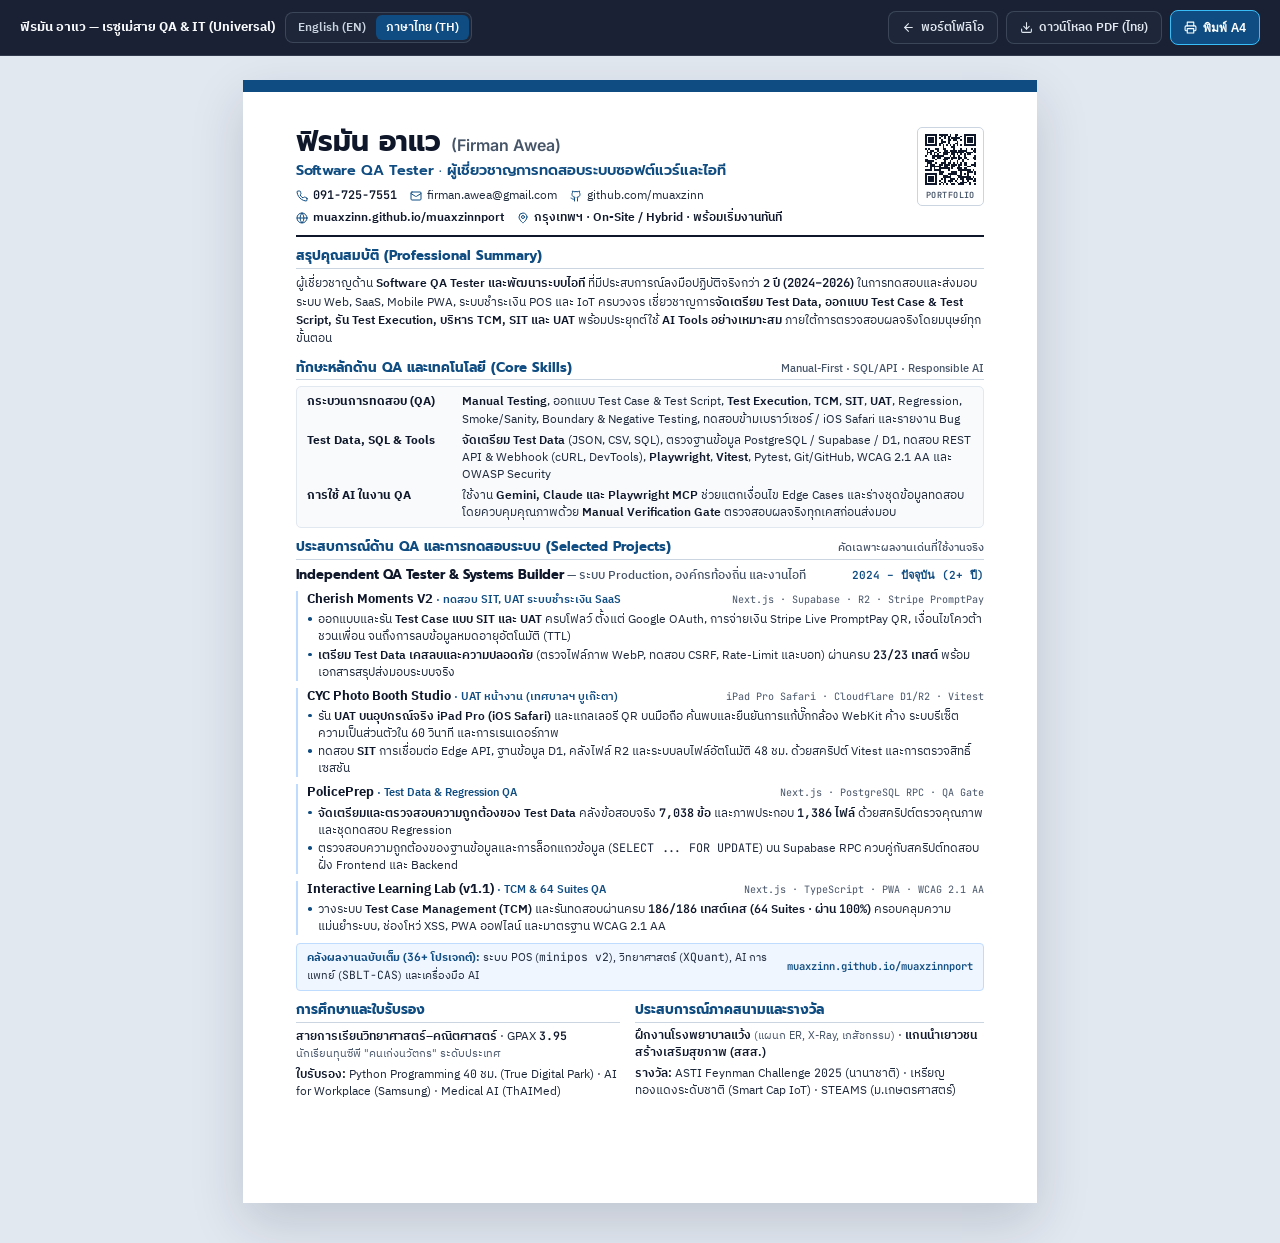
<file: resume-th.html>
<!DOCTYPE html>
<html lang="th">
<head>
  <meta charset="UTF-8" />
  <meta name="viewport" content="width=device-width, initial-scale=1.0" />
  <title>ฟิรมัน อาแว (Firman Awea) — เรซูเม่ Software QA Tester &amp; IT (TH)</title>
  <meta name="description" content="เรซูเม่ A4 หน้าเดียวมาตรฐานสากลของ ฟิรมัน อาแว (Firman Awea) สำหรับตำแหน่ง Software QA Tester และงานสายไอที (ภาษาไทย)" />
  <link rel="icon" type="image/svg+xml" href="assets/favicon.svg" />
  <link rel="preconnect" href="https://fonts.googleapis.com" />
  <link rel="preconnect" href="https://fonts.gstatic.com" crossorigin />
  <link href="https://fonts.googleapis.com/css2?family=IBM+Plex+Sans+Thai:wght@400;500;600;700&family=Inter:wght@500;600;700&family=JetBrains+Mono:wght@500;600&family=Prompt:wght@600;700&display=swap" rel="stylesheet" />
  <style>
    :root {
      --bg-paper: #ffffff;
      --bg-viewport: #e2e8f0;
      --bg-tint: #f8fafc;
      --ink-primary: #0f172a;
      --ink-secondary: #1e293b;
      --ink-muted: #475569;
      --accent: #0f4c81;
      --accent-soft: #eff6ff;
      --border: #cbd5e1;
      --border-light: #e2e8f0;
    }

    @page {
      size: A4 portrait;
      margin: 0;
    }

    * {
      box-sizing: border-box;
      margin: 0;
      padding: 0;
      -webkit-print-color-adjust: exact !important;
      print-color-adjust: exact !important;
    }

    html, body {
      background: var(--bg-viewport);
      color: var(--ink-primary);
      font-family: 'IBM Plex Sans Thai', 'Inter', -apple-system, BlinkMacSystemFont, sans-serif;
      font-size: 9.5pt;
      line-height: 1.48;
    }

    .mono, .num {
      font-family: 'JetBrains Mono', monospace;
      font-variant-numeric: tabular-nums;
    }

    /* Screen-only toolbar */
    .screen-toolbar {
      position: sticky;
      top: 0;
      z-index: 50;
      background: rgba(15, 23, 42, 0.95);
      backdrop-filter: blur(10px);
      border-bottom: 1px solid rgba(148, 163, 184, 0.2);
      padding: 10px 20px;
      display: flex;
      align-items: center;
      justify-content: space-between;
      flex-wrap: wrap;
      gap: 10px;
      color: #f8fafc;
    }

    .toolbar-left {
      display: flex;
      align-items: center;
      gap: 10px;
      font-size: 13px;
    }

    .lang-switch {
      display: inline-flex;
      background: rgba(30, 41, 59, 0.9);
      border: 1px solid rgba(148, 163, 184, 0.25);
      border-radius: 8px;
      padding: 2px;
    }

    .lang-switch a {
      padding: 4px 10px;
      border-radius: 6px;
      font-size: 12px;
      font-weight: 600;
      text-decoration: none;
      color: #cbd5e1;
    }

    .lang-switch a.active {
      background: #0f4c81;
      color: #ffffff;
    }

    .toolbar-actions {
      display: flex;
      align-items: center;
      gap: 8px;
    }

    .tb-btn {
      display: inline-flex;
      align-items: center;
      gap: 6px;
      padding: 7px 13px;
      border-radius: 8px;
      font-size: 12px;
      font-weight: 600;
      text-decoration: none;
      cursor: pointer;
      border: 1px solid rgba(148, 163, 184, 0.25);
      background: rgba(30, 41, 59, 0.9);
      color: #e2e8f0;
    }

    .tb-btn:hover { background: #334155; color: #ffffff; }
    .tb-btn-primary { background: #0f4c81; border-color: #38bdf8; color: #ffffff; }
    .tb-btn-primary:hover { background: #0c3d69; }

    .page-stage {
      padding: 24px 12px 40px;
      display: flex;
      justify-content: center;
    }

    /* Strict ISO A4 Sheet */
    .a4-sheet {
      width: 210mm;
      height: 297mm;
      background: var(--bg-paper);
      box-shadow: 0 20px 50px rgba(15, 23, 42, 0.16);
      padding: 11.5mm 14mm 10.5mm 14mm;
      display: flex;
      flex-direction: column;
      justify-content: flex-start;
      position: relative;
      overflow: hidden;
    }

    .top-bar {
      position: absolute;
      top: 0;
      left: 0;
      right: 0;
      height: 3.2mm;
      background: var(--accent);
    }

    /* Header */
    .cv-header {
      display: flex;
      justify-content: space-between;
      align-items: flex-start;
      gap: 14px;
      padding-bottom: 8.5px;
      border-bottom: 1.5pt solid var(--ink-primary);
      margin-top: 1mm;
    }

    .header-identity { flex: 1; }

    .name-row {
      display: flex;
      align-items: baseline;
      gap: 10px;
      flex-wrap: wrap;
    }

    .cv-name {
      font-family: 'Prompt', 'IBM Plex Sans Thai', sans-serif;
      font-size: 21pt;
      font-weight: 700;
      color: var(--ink-primary);
      line-height: 1.1;
    }

    .cv-name-en {
      font-family: 'Inter', sans-serif;
      font-size: 12pt;
      font-weight: 600;
      color: var(--ink-muted);
    }

    .cv-role {
      font-family: 'Prompt', 'IBM Plex Sans Thai', sans-serif;
      font-size: 10.8pt;
      font-weight: 600;
      color: var(--accent);
      margin-top: 2px;
    }

    .contact-grid {
      display: flex;
      flex-wrap: wrap;
      align-items: center;
      gap: 4px 13px;
      margin-top: 6px;
      font-size: 8.9pt;
      color: var(--ink-secondary);
    }

    .contact-item {
      display: inline-flex;
      align-items: center;
      gap: 5px;
      color: var(--ink-secondary);
      text-decoration: none;
    }

    .contact-item svg {
      width: 12px;
      height: 12px;
      color: var(--accent);
      flex-shrink: 0;
    }

    .contact-item strong {
      color: var(--ink-primary);
      font-weight: 600;
    }

    .header-qr {
      display: flex;
      flex-direction: column;
      align-items: center;
      padding: 4px 5px 3px;
      border: 0.8pt solid var(--border);
      border-radius: 5px;
      background: #ffffff;
      flex-shrink: 0;
    }

    .header-qr img {
      width: 55px;
      height: 55px;
      display: block;
    }

    .header-qr span {
      font-family: 'JetBrains Mono', monospace;
      font-size: 6.4pt;
      font-weight: 600;
      color: var(--ink-muted);
      letter-spacing: 0.05em;
      margin-top: 2px;
    }

    /* Sections */
    .cv-section {
      margin-top: 9px;
    }

    .section-title {
      font-family: 'Prompt', 'IBM Plex Sans Thai', sans-serif;
      font-size: 10pt;
      font-weight: 700;
      color: var(--accent);
      border-bottom: 1pt solid var(--border);
      padding-bottom: 2px;
      margin-bottom: 5.5px;
      display: flex;
      justify-content: space-between;
      align-items: baseline;
    }

    .section-meta {
      font-family: 'IBM Plex Sans Thai', 'Inter', sans-serif;
      font-size: 8pt;
      font-weight: 500;
      color: var(--ink-muted);
    }

    .summary-text {
      font-size: 9.2pt;
      color: var(--ink-secondary);
      line-height: 1.5;
    }

    .summary-text strong {
      color: var(--ink-primary);
      font-weight: 600;
    }

    /* Skills */
    .skills-box {
      background: var(--bg-tint);
      border: 0.75pt solid var(--border-light);
      border-radius: 5px;
      padding: 6.5px 10px;
      display: grid;
      grid-template-columns: 145px 1fr;
      row-gap: 4px;
      column-gap: 10px;
      font-size: 8.9pt;
      line-height: 1.44;
    }

    .skill-cat {
      font-weight: 700;
      color: var(--ink-primary);
    }

    .skill-val {
      color: var(--ink-secondary);
    }

    .skill-val strong {
      color: var(--ink-primary);
      font-weight: 600;
    }

    /* Experience */
    .exp-role-bar {
      display: flex;
      justify-content: space-between;
      align-items: baseline;
      gap: 10px;
      margin-bottom: 5.5px;
    }

    .exp-role-title {
      font-family: 'Prompt', 'IBM Plex Sans Thai', sans-serif;
      font-size: 9.8pt;
      font-weight: 700;
      color: var(--ink-primary);
    }

    .exp-role-sub {
      font-size: 8.8pt;
      color: var(--ink-muted);
      font-weight: 500;
    }

    .exp-date {
      font-family: 'JetBrains Mono', monospace;
      font-size: 8.3pt;
      font-weight: 600;
      color: var(--accent);
      white-space: nowrap;
      flex-shrink: 0;
    }

    .qa-projects {
      display: flex;
      flex-direction: column;
      gap: 7px;
    }

    .qa-item {
      padding-left: 9px;
      border-left: 2pt solid #bfdbfe;
    }

    .qa-item-head {
      display: flex;
      justify-content: space-between;
      align-items: baseline;
      gap: 8px;
      margin-bottom: 1.5px;
    }

    .qa-item-name {
      font-size: 9.5pt;
      font-weight: 700;
      color: var(--ink-primary);
    }

    .qa-item-scope {
      font-size: 8.6pt;
      font-weight: 600;
      color: var(--accent);
    }

    .qa-item-stack {
      font-family: 'JetBrains Mono', monospace;
      font-size: 7.6pt;
      color: var(--ink-muted);
      white-space: nowrap;
    }

    .qa-bullets {
      list-style: none;
      display: flex;
      flex-direction: column;
      gap: 1.5px;
    }

    .qa-bullets li {
      position: relative;
      padding-left: 11px;
      font-size: 8.85pt;
      color: var(--ink-secondary);
      line-height: 1.44;
    }

    .qa-bullets li::before {
      content: "";
      position: absolute;
      left: 1px;
      top: 6px;
      width: 3.6px;
      height: 3.6px;
      border-radius: 50%;
      background: var(--accent);
    }

    .qa-bullets strong {
      color: var(--ink-primary);
      font-weight: 600;
    }

    /* Portfolio Banner */
    .portfolio-callout {
      margin-top: 7.5px;
      padding: 5.5px 10px;
      background: var(--accent-soft);
      border: 0.75pt solid #bfdbfe;
      border-radius: 4px;
      font-size: 8.5pt;
      color: var(--ink-secondary);
      display: flex;
      justify-content: space-between;
      align-items: center;
      gap: 8px;
    }

    .portfolio-callout strong {
      color: var(--accent);
      font-weight: 700;
    }

    /* Education & Honors */
    .bottom-grid {
      display: grid;
      grid-template-columns: 1fr 1.08fr;
      gap: 15px;
    }

    .compact-list {
      list-style: none;
      display: flex;
      flex-direction: column;
      gap: 3px;
      font-size: 8.7pt;
      color: var(--ink-secondary);
      line-height: 1.44;
    }

    .compact-list li strong {
      color: var(--ink-primary);
      font-weight: 600;
    }

    .muted-inline {
      color: var(--ink-muted);
      font-size: 8.2pt;
    }

    @media print {
      html, body { background: #ffffff; width: 210mm; height: 297mm; }
      .screen-toolbar { display: none !important; }
      .page-stage { padding: 0; display: block; }
      .a4-sheet {
        box-shadow: none;
        margin: 0;
        width: 210mm;
        height: 297mm;
        page-break-after: avoid;
        page-break-inside: avoid;
      }
    }
  </style>
</head>
<body>

  <div class="screen-toolbar">
    <div class="toolbar-left">
      <span style="font-weight: 700;">ฟิรมัน อาแว — เรซูเม่สาย QA &amp; IT (Universal)</span>
      <div class="lang-switch" role="navigation" aria-label="สลับภาษาเรซูเม่">
        <a href="resume.html">English (EN)</a>
        <a href="resume-th.html" class="active">ภาษาไทย (TH)</a>
      </div>
    </div>
    <div class="toolbar-actions">
      <a href="index.html" class="tb-btn">
        <svg width="13" height="13" viewBox="0 0 24 24" fill="none" stroke="currentColor" stroke-width="2" stroke-linecap="round" stroke-linejoin="round"><path d="m12 19-7-7 7-7"/><path d="M19 12H5"/></svg>
        พอร์ตโฟลิโอ
      </a>
      <a href="Firman_Awea_QA_Tester_Resume_TH.pdf" download class="tb-btn">
        <svg width="13" height="13" viewBox="0 0 24 24" fill="none" stroke="currentColor" stroke-width="2" stroke-linecap="round" stroke-linejoin="round"><path d="M21 15v4a2 2 0 0 1-2 2H5a2 2 0 0 1-2-2v-4"/><polyline points="7 10 12 15 17 10"/><line x1="12" x2="12" y1="15" y2="3"/></svg>
        ดาวน์โหลด PDF (ไทย)
      </a>
      <button onclick="window.print()" class="tb-btn tb-btn-primary">
        <svg width="13" height="13" viewBox="0 0 24 24" fill="none" stroke="currentColor" stroke-width="2" stroke-linecap="round" stroke-linejoin="round"><polyline points="6 9 6 2 18 2 18 9"/><path d="M6 18H4a2 2 0 0 1-2-2v-5a2 2 0 0 1 2-2h16a2 2 0 0 1 2 2v5a2 2 0 0 1-2 2h-2"/><rect width="12" height="8" x="6" y="14"/></svg>
        พิมพ์ A4
      </button>
    </div>
  </div>

  <div class="page-stage">
    <main class="a4-sheet" aria-label="เรซูเม่ ฟิรมัน อาแว ภาษาไทย">
      <div class="top-bar" aria-hidden="true"></div>

      <!-- HEADER -->
      <header class="cv-header">
        <div class="header-identity">
          <div class="name-row">
            <h1 class="cv-name">ฟิรมัน อาแว</h1>
            <span class="cv-name-en">(Firman Awea)</span>
          </div>
          <div class="cv-role">Software QA Tester · ผู้เชี่ยวชาญการทดสอบระบบซอฟต์แวร์และไอที</div>
          <div class="contact-grid">
            <a class="contact-item" href="tel:0917257551">
              <svg viewBox="0 0 24 24" fill="none" stroke="currentColor" stroke-width="2" stroke-linecap="round" stroke-linejoin="round"><path d="M22 16.92v3a2 2 0 0 1-2.18 2 19.79 19.79 0 0 1-8.63-3.07 19.5 19.5 0 0 1-6-6 19.79 19.79 0 0 1-3.07-8.67A2 2 0 0 1 4.11 2h3a2 2 0 0 1 2 1.72 12.84 12.84 0 0 0 .7 2.81 2 2 0 0 1-.45 2.11L8.09 9.91a16 16 0 0 0 6 6l1.27-1.27a2 2 0 0 1 2.11-.45 12.84 12.84 0 0 0 2.81.7A2 2 0 0 1 22 16.92z"/></svg>
              <span class="num"><strong>091-725-7551</strong></span>
            </a>
            <a class="contact-item" href="mailto:firman.awea@gmail.com">
              <svg viewBox="0 0 24 24" fill="none" stroke="currentColor" stroke-width="2" stroke-linecap="round" stroke-linejoin="round"><rect width="20" height="16" x="2" y="4" rx="2"/><path d="m22 7-8.97 5.7a1.94 1.94 0 0 1-2.06 0L2 7"/></svg>
              <span>firman.awea@gmail.com</span>
            </a>
            <a class="contact-item" href="https://github.com/muaxzinn" target="_blank" rel="noopener noreferrer">
              <svg viewBox="0 0 24 24" fill="none" stroke="currentColor" stroke-width="2" stroke-linecap="round" stroke-linejoin="round"><path d="M15 22v-4a4.8 4.8 0 0 0-1-3.5c3 0 6-2 6-5.5.08-1.25-.27-2.48-1-3.5.28-1.15.28-2.35 0-3.5 0 0-1 0-3 1.5-2.64-.5-5.36-.5-8 0C6 2 5 2 5 2c-.3 1.15-.3 2.35 0 3.5A5.403 5.403 0 0 0 4 9c0 3.5 3 5.5 6 5.5-.39.49-.68 1.05-.85 1.65-.17.6-.22 1.23-.15 1.85v4"/><path d="M9 18c-4.51 2-5-2-7-2"/></svg>
              <span>github.com/muaxzinn</span>
            </a>
            <a class="contact-item" href="https://muaxzinn.github.io/muaxzinnport/" target="_blank" rel="noopener noreferrer">
              <svg viewBox="0 0 24 24" fill="none" stroke="currentColor" stroke-width="2" stroke-linecap="round" stroke-linejoin="round"><circle cx="12" cy="12" r="10"/><path d="M12 2a14.5 14.5 0 0 0 0 20 14.5 14.5 0 0 0 0-20"/><path d="M2 12h20"/></svg>
              <span><strong>muaxzinn.github.io/muaxzinnport</strong></span>
            </a>
            <span class="contact-item">
              <svg viewBox="0 0 24 24" fill="none" stroke="currentColor" stroke-width="2" stroke-linecap="round" stroke-linejoin="round"><path d="M20 10c0 6-8 12-8 12s-8-6-8-12a8 8 0 0 1 16 0Z"/><circle cx="12" cy="10" r="3"/></svg>
              <span><strong>กรุงเทพฯ · On-Site / Hybrid · พร้อมเริ่มงานทันที</strong></span>
            </span>
          </div>
        </div>
        <div class="header-qr" title="สแกนเพื่อเปิดดูพอร์ตโฟลิโอออนไลน์">
          <img src="assets/portfolio-qr.svg" alt="QR Code พอร์ตโฟลิโอ" />
          <span>PORTFOLIO</span>
        </div>
      </header>

      <!-- PROFILE SUMMARY -->
      <section class="cv-section">
        <h2 class="section-title">สรุปคุณสมบัติ (Professional Summary)</h2>
        <p class="summary-text">
          ผู้เชี่ยวชาญด้าน <strong>Software QA Tester และพัฒนาระบบไอที</strong> ที่มีประสบการณ์ลงมือปฏิบัติจริงกว่า <strong>2 ปี (<span class="num">2024–2026</span>)</strong> ในการทดสอบและส่งมอบระบบ Web, SaaS, Mobile PWA, ระบบชำระเงิน POS และ IoT ครบวงจร เชี่ยวชาญการ<strong>จัดเตรียม Test Data, ออกแบบ Test Case &amp; Test Script, รัน Test Execution, บริหาร TCM, SIT และ UAT</strong> พร้อมประยุกต์ใช้ <strong>AI Tools อย่างเหมาะสม</strong> ภายใต้การตรวจสอบผลจริงโดยมนุษย์ทุกขั้นตอน
        </p>
      </section>

      <!-- CORE SKILLS -->
      <section class="cv-section">
        <h2 class="section-title">
          <span>ทักษะหลักด้าน QA และเทคโนโลยี (Core Skills)</span>
          <span class="section-meta">Manual-First · SQL/API · Responsible AI</span>
        </h2>
        <div class="skills-box">
          <div class="skill-cat">กระบวนการทดสอบ (QA)</div>
          <div class="skill-val"><strong>Manual Testing</strong>, ออกแบบ Test Case &amp; Test Script, <strong>Test Execution</strong>, <strong>TCM</strong>, <strong>SIT</strong>, <strong>UAT</strong>, Regression, Smoke/Sanity, Boundary &amp; Negative Testing, ทดสอบข้ามเบราว์เซอร์ / iOS Safari และรายงาน Bug</div>

          <div class="skill-cat">Test Data, SQL &amp; Tools</div>
          <div class="skill-val"><strong>จัดเตรียม Test Data</strong> (JSON, CSV, SQL), ตรวจฐานข้อมูล PostgreSQL / Supabase / D1, ทดสอบ REST API &amp; Webhook (cURL, DevTools), <strong>Playwright</strong>, <strong>Vitest</strong>, Pytest, Git/GitHub, WCAG 2.1 AA และ OWASP Security</div>

          <div class="skill-cat">การใช้ AI ในงาน QA</div>
          <div class="skill-val">ใช้งาน <strong>Gemini, Claude และ Playwright MCP</strong> ช่วยแตกเงื่อนไข Edge Cases และร่างชุดข้อมูลทดสอบ โดยควบคุมคุณภาพด้วย <strong>Manual Verification Gate</strong> ตรวจสอบผลจริงทุกเคสก่อนส่งมอบ</div>
        </div>
      </section>

      <!-- SELECTED QA & IT EXPERIENCE -->
      <section class="cv-section">
        <h2 class="section-title">
          <span>ประสบการณ์ด้าน QA และการทดสอบระบบ (Selected Projects)</span>
          <span class="section-meta">คัดเฉพาะผลงานเด่นที่ใช้งานจริง</span>
        </h2>

        <div class="exp-role-bar">
          <div>
            <span class="exp-role-title">Independent QA Tester &amp; Systems Builder</span>
            <span class="exp-role-sub"> — ระบบ Production, องค์กรท้องถิ่น และงานไอที</span>
          </div>
          <span class="exp-date">2024 – ปัจจุบัน (2+ ปี)</span>
        </div>

        <div class="qa-projects">
          <article class="qa-item">
            <div class="qa-item-head">
              <div><span class="qa-item-name">Cherish Moments V2</span> <span class="qa-item-scope">· ทดสอบ SIT, UAT ระบบชำระเงิน SaaS</span></div>
              <span class="qa-item-stack">Next.js · Supabase · R2 · Stripe PromptPay</span>
            </div>
            <ul class="qa-bullets">
              <li>ออกแบบและรัน <strong>Test Case แบบ SIT และ UAT</strong> ครบโฟลว์ ตั้งแต่ Google OAuth, การจ่ายเงิน Stripe Live PromptPay QR, เงื่อนไขโควต้าชวนเพื่อน จนถึงการลบข้อมูลหมดอายุอัตโนมัติ (TTL)</li>
              <li><strong>เตรียม Test Data เคสลบและความปลอดภัย</strong> (ตรวจไฟล์ภาพ WebP, ทดสอบ CSRF, Rate-Limit และบอท) ผ่านครบ <strong><span class="num">23/23</span> เทสต์</strong> พร้อมเอกสารสรุปส่งมอบระบบจริง</li>
            </ul>
          </article>

          <article class="qa-item">
            <div class="qa-item-head">
              <div><span class="qa-item-name">CYC Photo Booth Studio</span> <span class="qa-item-scope">· UAT หน้างาน (เทศบาลฯ บูเก๊ะตา)</span></div>
              <span class="qa-item-stack">iPad Pro Safari · Cloudflare D1/R2 · Vitest</span>
            </div>
            <ul class="qa-bullets">
              <li>รัน <strong>UAT บนอุปกรณ์จริง iPad Pro (iOS Safari)</strong> และแกลเลอรี QR บนมือถือ ค้นพบและยืนยันการแก้บั๊กกล้อง WebKit ค้าง ระบบรีเซ็ตความเป็นส่วนตัวใน <span class="num">60</span> วินาที และการเรนเดอร์ภาพ</li>
              <li>ทดสอบ <strong>SIT</strong> การเชื่อมต่อ Edge API, ฐานข้อมูล D1, คลังไฟล์ R2 และระบบลบไฟล์อัตโนมัติ <span class="num">48</span> ชม. ด้วยสคริปต์ Vitest และการตรวจสิทธิ์เซสชัน</li>
            </ul>
          </article>

          <article class="qa-item">
            <div class="qa-item-head">
              <div><span class="qa-item-name">PolicePrep</span> <span class="qa-item-scope">· Test Data &amp; Regression QA</span></div>
              <span class="qa-item-stack">Next.js · PostgreSQL RPC · QA Gate</span>
            </div>
            <ul class="qa-bullets">
              <li><strong>จัดเตรียมและตรวจสอบความถูกต้องของ Test Data</strong> คลังข้อสอบจริง <strong><span class="num">7,038</span> ข้อ</strong> และภาพประกอบ <strong><span class="num">1,386</span> ไฟล์</strong> ด้วยสคริปต์ตรวจคุณภาพและชุดทดสอบ Regression</li>
              <li>ตรวจสอบความถูกต้องของฐานข้อมูลและการล็อกแถวข้อมูล (<span class="mono">SELECT ... FOR UPDATE</span>) บน Supabase RPC ควบคู่กับสคริปต์ทดสอบฝั่ง Frontend และ Backend</li>
            </ul>
          </article>

          <article class="qa-item">
            <div class="qa-item-head">
              <div><span class="qa-item-name">Interactive Learning Lab (v1.1)</span> <span class="qa-item-scope">· TCM &amp; 64 Suites QA</span></div>
              <span class="qa-item-stack">Next.js · TypeScript · PWA · WCAG 2.1 AA</span>
            </div>
            <ul class="qa-bullets">
              <li>วางระบบ <strong>Test Case Management (TCM)</strong> และรันทดสอบผ่านครบ <strong><span class="num">186/186</span> เทสต์เคส (<span class="num">64</span> Suites · ผ่าน <span class="num">100%</span>)</strong> ครอบคลุมความแม่นยำระบบ, ช่องโหว่ XSS, PWA ออฟไลน์ และมาตรฐาน WCAG 2.1 AA</li>
            </ul>
          </article>
        </div>

        <div class="portfolio-callout">
          <span><strong>คลังผลงานฉบับเต็ม (<span class="num">36+</span> โปรเจกต์):</strong> ระบบ POS (<span class="mono">minipos v2</span>), วิทยาศาสตร์ (<span class="mono">XQuant</span>), AI การแพทย์ (<span class="mono">SBLT-CAS</span>) และเครื่องมือ AI</span>
          <span class="mono" style="font-size: 7.9pt; font-weight: 600; color: var(--accent); white-space: nowrap;">muaxzinn.github.io/muaxzinnport</span>
        </div>
      </section>

      <!-- EDUCATION & HONORS -->
      <section class="cv-section">
        <div class="bottom-grid">
          <div>
            <h2 class="section-title"><span>การศึกษาและใบรับรอง</span></h2>
            <ul class="compact-list">
              <li><strong>สายการเรียนวิทยาศาสตร์–คณิตศาสตร์</strong> · GPAX <strong class="num">3.95</strong><br /><span class="muted-inline">นักเรียนทุนซีพี "คนเก่งนวัตกร" ระดับประเทศ</span></li>
              <li><strong>ใบรับรอง:</strong> Python Programming <span class="num">40</span> ชม. (True Digital Park) · AI for Workplace (Samsung) · Medical AI (ThAIMed)</li>
            </ul>
          </div>
          <div>
            <h2 class="section-title"><span>ประสบการณ์ภาคสนามและรางวัล</span></h2>
            <ul class="compact-list">
              <li><strong>ฝึกงานโรงพยาบาลแว้ง</strong> <span class="muted-inline">(แผนก ER, X-Ray, เภสัชกรรม)</span> · <strong>แกนนำเยาวชนสร้างเสริมสุขภาพ (สสส.)</strong></li>
              <li><strong>รางวัล:</strong> ASTI Feynman Challenge <span class="num">2025</span> (นานาชาติ) · เหรียญทองแดงระดับชาติ (Smart Cap IoT) · STEAMS (ม.เกษตรศาสตร์)</li>
            </ul>
          </div>
        </div>
      </section>
    </main>
  </div>

</body>
</html>
</file>
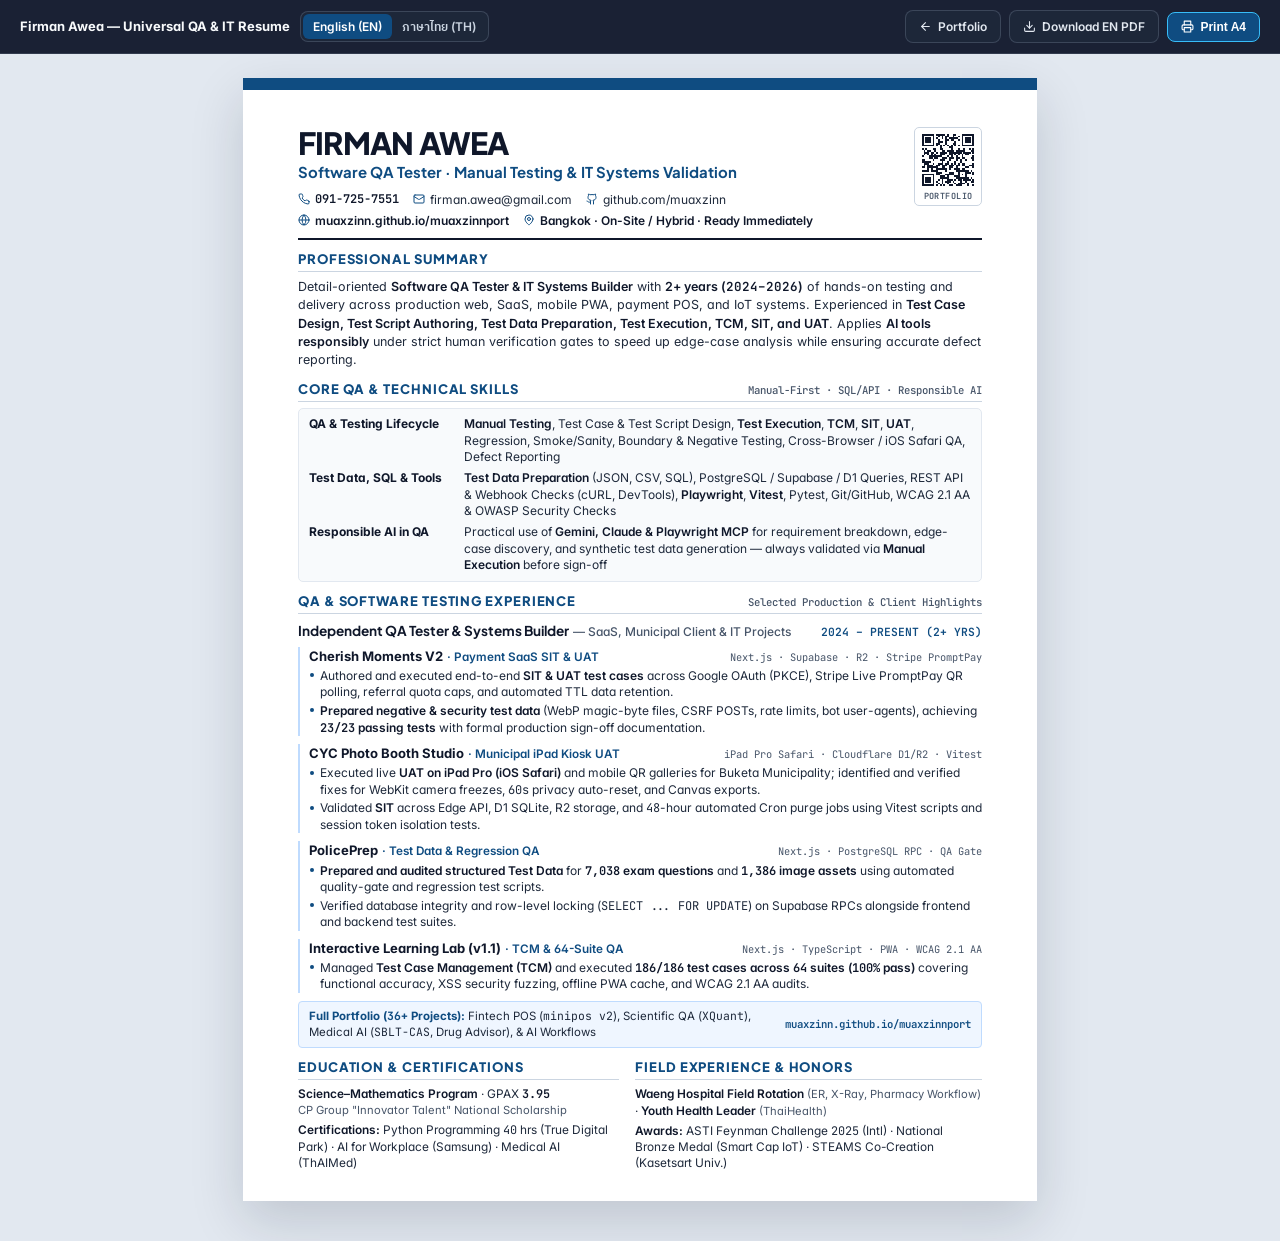
<file: resume.html>
<!DOCTYPE html>
<html lang="en">
<head>
  <meta charset="UTF-8" />
  <meta name="viewport" content="width=device-width, initial-scale=1.0" />
  <title>Firman Awea — Software QA Tester &amp; IT Resume (EN)</title>
  <meta name="description" content="Universal one-page A4 ATS-standard resume of Firman Awea for Software QA Tester and IT roles (English)." />
  <link rel="icon" type="image/svg+xml" href="assets/favicon.svg" />
  <link rel="preconnect" href="https://fonts.googleapis.com" />
  <link rel="preconnect" href="https://fonts.gstatic.com" crossorigin />
  <link href="https://fonts.googleapis.com/css2?family=IBM+Plex+Sans+Thai:wght@400;500;600;700&family=Inter:wght@400;500;600;700&family=JetBrains+Mono:wght@500;600&family=Plus+Jakarta+Sans:wght@600;700;800&display=swap" rel="stylesheet" />
  <style>
    :root {
      --bg-paper: #ffffff;
      --bg-viewport: #e2e8f0;
      --bg-tint: #f8fafc;
      --ink-primary: #0f172a;
      --ink-secondary: #1e293b;
      --ink-muted: #475569;
      --accent: #0f4c81;
      --accent-soft: #eff6ff;
      --border: #cbd5e1;
      --border-light: #e2e8f0;
    }

    @page {
      size: A4 portrait;
      margin: 0;
    }

    * {
      box-sizing: border-box;
      margin: 0;
      padding: 0;
      -webkit-print-color-adjust: exact !important;
      print-color-adjust: exact !important;
    }

    html, body {
      background: var(--bg-viewport);
      color: var(--ink-primary);
      font-family: 'Inter', 'IBM Plex Sans Thai', -apple-system, BlinkMacSystemFont, sans-serif;
      font-size: 9.6pt;
      line-height: 1.42;
      font-feature-settings: "cv02", "cv03", "cv04", "cv11";
    }

    .mono, .num {
      font-family: 'JetBrains Mono', monospace;
      font-variant-numeric: tabular-nums;
    }

    /* Screen-only toolbar */
    .screen-toolbar {
      position: sticky;
      top: 0;
      z-index: 50;
      background: rgba(15, 23, 42, 0.95);
      backdrop-filter: blur(10px);
      border-bottom: 1px solid rgba(148, 163, 184, 0.2);
      padding: 10px 20px;
      display: flex;
      align-items: center;
      justify-content: space-between;
      flex-wrap: wrap;
      gap: 10px;
      color: #f8fafc;
    }

    .toolbar-left {
      display: flex;
      align-items: center;
      gap: 10px;
      font-size: 13px;
    }

    .lang-switch {
      display: inline-flex;
      background: rgba(30, 41, 59, 0.9);
      border: 1px solid rgba(148, 163, 184, 0.25);
      border-radius: 8px;
      padding: 2px;
    }

    .lang-switch a {
      padding: 4px 10px;
      border-radius: 6px;
      font-size: 12px;
      font-weight: 600;
      text-decoration: none;
      color: #cbd5e1;
    }

    .lang-switch a.active {
      background: #0f4c81;
      color: #ffffff;
    }

    .toolbar-actions {
      display: flex;
      align-items: center;
      gap: 8px;
    }

    .tb-btn {
      display: inline-flex;
      align-items: center;
      gap: 6px;
      padding: 7px 13px;
      border-radius: 8px;
      font-size: 12px;
      font-weight: 600;
      text-decoration: none;
      cursor: pointer;
      border: 1px solid rgba(148, 163, 184, 0.25);
      background: rgba(30, 41, 59, 0.9);
      color: #e2e8f0;
    }

    .tb-btn:hover { background: #334155; color: #ffffff; }
    .tb-btn-primary { background: #0f4c81; border-color: #38bdf8; color: #ffffff; }
    .tb-btn-primary:hover { background: #0c3d69; }

    .page-stage {
      padding: 24px 12px 40px;
      display: flex;
      justify-content: center;
    }

    /* Strict ISO A4 Sheet */
    .a4-sheet {
      width: 210mm;
      height: 297mm;
      background: var(--bg-paper);
      box-shadow: 0 20px 50px rgba(15, 23, 42, 0.16);
      padding: 12mm 14.5mm 11mm 14.5mm;
      display: flex;
      flex-direction: column;
      justify-content: flex-start;
      position: relative;
      overflow: hidden;
    }

    .top-bar {
      position: absolute;
      top: 0;
      left: 0;
      right: 0;
      height: 3.2mm;
      background: var(--accent);
    }

    /* Header */
    .cv-header {
      display: flex;
      justify-content: space-between;
      align-items: flex-start;
      gap: 14px;
      padding-bottom: 9px;
      border-bottom: 1.5pt solid var(--ink-primary);
      margin-top: 1mm;
    }

    .header-identity { flex: 1; }

    .cv-name {
      font-family: 'Plus Jakarta Sans', sans-serif;
      font-size: 23pt;
      font-weight: 800;
      letter-spacing: -0.025em;
      color: var(--ink-primary);
      line-height: 1.05;
    }

    .cv-role {
      font-family: 'Plus Jakarta Sans', sans-serif;
      font-size: 11.2pt;
      font-weight: 700;
      color: var(--accent);
      margin-top: 3px;
    }

    .contact-grid {
      display: flex;
      flex-wrap: wrap;
      align-items: center;
      gap: 4px 14px;
      margin-top: 7px;
      font-size: 9pt;
      color: var(--ink-secondary);
    }

    .contact-item {
      display: inline-flex;
      align-items: center;
      gap: 5px;
      color: var(--ink-secondary);
      text-decoration: none;
    }

    .contact-item svg {
      width: 12px;
      height: 12px;
      color: var(--accent);
      flex-shrink: 0;
    }

    .contact-item strong {
      color: var(--ink-primary);
      font-weight: 600;
    }

    .header-qr {
      display: flex;
      flex-direction: column;
      align-items: center;
      padding: 4px 5px 3px;
      border: 0.8pt solid var(--border);
      border-radius: 5px;
      background: #ffffff;
      flex-shrink: 0;
    }

    .header-qr img {
      width: 56px;
      height: 56px;
      display: block;
    }

    .header-qr span {
      font-family: 'JetBrains Mono', monospace;
      font-size: 6.4pt;
      font-weight: 600;
      color: var(--ink-muted);
      letter-spacing: 0.05em;
      margin-top: 2px;
    }

    /* Sections */
    .cv-section {
      margin-top: 10px;
    }

    .section-title {
      font-family: 'Plus Jakarta Sans', sans-serif;
      font-size: 9.8pt;
      font-weight: 800;
      text-transform: uppercase;
      letter-spacing: 0.07em;
      color: var(--accent);
      border-bottom: 1pt solid var(--border);
      padding-bottom: 2.5px;
      margin-bottom: 6.5px;
      display: flex;
      justify-content: space-between;
      align-items: baseline;
    }

    .section-meta {
      font-family: 'JetBrains Mono', monospace;
      font-size: 8pt;
      font-weight: 500;
      color: var(--ink-muted);
      text-transform: none;
      letter-spacing: 0;
    }

    .summary-text {
      font-size: 9.4pt;
      color: var(--ink-secondary);
      line-height: 1.46;
    }

    .summary-text strong {
      color: var(--ink-primary);
      font-weight: 600;
    }

    /* Skills */
    .skills-box {
      background: var(--bg-tint);
      border: 0.75pt solid var(--border-light);
      border-radius: 5px;
      padding: 7px 10px;
      display: grid;
      grid-template-columns: 145px 1fr;
      row-gap: 4.5px;
      column-gap: 10px;
      font-size: 9pt;
      line-height: 1.38;
    }

    .skill-cat {
      font-weight: 700;
      color: var(--ink-primary);
    }

    .skill-val {
      color: var(--ink-secondary);
    }

    .skill-val strong {
      color: var(--ink-primary);
      font-weight: 600;
    }

    /* Experience */
    .exp-role-bar {
      display: flex;
      justify-content: space-between;
      align-items: baseline;
      gap: 10px;
      margin-bottom: 6px;
    }

    .exp-role-title {
      font-family: 'Plus Jakarta Sans', sans-serif;
      font-size: 10.2pt;
      font-weight: 700;
      color: var(--ink-primary);
    }

    .exp-role-sub {
      font-size: 9pt;
      color: var(--ink-muted);
      font-weight: 500;
    }

    .exp-date {
      font-family: 'JetBrains Mono', monospace;
      font-size: 8.5pt;
      font-weight: 600;
      color: var(--accent);
      white-space: nowrap;
      flex-shrink: 0;
    }

    .qa-projects {
      display: flex;
      flex-direction: column;
      gap: 8px;
    }

    .qa-item {
      padding-left: 9px;
      border-left: 2pt solid #bfdbfe;
    }

    .qa-item-head {
      display: flex;
      justify-content: space-between;
      align-items: baseline;
      gap: 8px;
      margin-bottom: 2px;
    }

    .qa-item-name {
      font-size: 9.8pt;
      font-weight: 700;
      color: var(--ink-primary);
    }

    .qa-item-scope {
      font-size: 8.8pt;
      font-weight: 600;
      color: var(--accent);
    }

    .qa-item-stack {
      font-family: 'JetBrains Mono', monospace;
      font-size: 7.8pt;
      color: var(--ink-muted);
      white-space: nowrap;
    }

    .qa-bullets {
      list-style: none;
      display: flex;
      flex-direction: column;
      gap: 2px;
    }

    .qa-bullets li {
      position: relative;
      padding-left: 11px;
      font-size: 9pt;
      color: var(--ink-secondary);
      line-height: 1.38;
    }

    .qa-bullets li::before {
      content: "";
      position: absolute;
      left: 1px;
      top: 5.5px;
      width: 3.8px;
      height: 3.8px;
      border-radius: 50%;
      background: var(--accent);
    }

    .qa-bullets strong {
      color: var(--ink-primary);
      font-weight: 600;
    }

    /* Portfolio Banner */
    .portfolio-callout {
      margin-top: 8px;
      padding: 6px 10px;
      background: var(--accent-soft);
      border: 0.75pt solid #bfdbfe;
      border-radius: 4px;
      font-size: 8.6pt;
      color: var(--ink-secondary);
      display: flex;
      justify-content: space-between;
      align-items: center;
      gap: 8px;
    }

    .portfolio-callout strong {
      color: var(--accent);
      font-weight: 700;
    }

    /* Education & Honors */
    .bottom-grid {
      display: grid;
      grid-template-columns: 1fr 1.08fr;
      gap: 16px;
    }

    .compact-list {
      list-style: none;
      display: flex;
      flex-direction: column;
      gap: 3.5px;
      font-size: 8.9pt;
      color: var(--ink-secondary);
      line-height: 1.38;
    }

    .compact-list li strong {
      color: var(--ink-primary);
      font-weight: 600;
    }

    .muted-inline {
      color: var(--ink-muted);
      font-size: 8.4pt;
    }

    @media print {
      html, body { background: #ffffff; width: 210mm; height: 297mm; }
      .screen-toolbar { display: none !important; }
      .page-stage { padding: 0; display: block; }
      .a4-sheet {
        box-shadow: none;
        margin: 0;
        width: 210mm;
        height: 297mm;
        page-break-after: avoid;
        page-break-inside: avoid;
      }
    }
  </style>
</head>
<body>

  <div class="screen-toolbar">
    <div class="toolbar-left">
      <span style="font-weight: 700;">Firman Awea — Universal QA &amp; IT Resume</span>
      <div class="lang-switch" role="navigation" aria-label="Resume Language">
        <a href="resume.html" class="active">English (EN)</a>
        <a href="resume-th.html">ภาษาไทย (TH)</a>
      </div>
    </div>
    <div class="toolbar-actions">
      <a href="index.html" class="tb-btn">
        <svg width="13" height="13" viewBox="0 0 24 24" fill="none" stroke="currentColor" stroke-width="2" stroke-linecap="round" stroke-linejoin="round"><path d="m12 19-7-7 7-7"/><path d="M19 12H5"/></svg>
        Portfolio
      </a>
      <a href="Firman_Awea_QA_Tester_Resume_EN.pdf" download class="tb-btn">
        <svg width="13" height="13" viewBox="0 0 24 24" fill="none" stroke="currentColor" stroke-width="2" stroke-linecap="round" stroke-linejoin="round"><path d="M21 15v4a2 2 0 0 1-2 2H5a2 2 0 0 1-2-2v-4"/><polyline points="7 10 12 15 17 10"/><line x1="12" x2="12" y1="15" y2="3"/></svg>
        Download EN PDF
      </a>
      <button onclick="window.print()" class="tb-btn tb-btn-primary">
        <svg width="13" height="13" viewBox="0 0 24 24" fill="none" stroke="currentColor" stroke-width="2" stroke-linecap="round" stroke-linejoin="round"><polyline points="6 9 6 2 18 2 18 9"/><path d="M6 18H4a2 2 0 0 1-2-2v-5a2 2 0 0 1 2-2h16a2 2 0 0 1 2 2v5a2 2 0 0 1-2 2h-2"/><rect width="12" height="8" x="6" y="14"/></svg>
        Print A4
      </button>
    </div>
  </div>

  <div class="page-stage">
    <main class="a4-sheet" aria-label="Firman Awea Resume English">
      <div class="top-bar" aria-hidden="true"></div>

      <!-- HEADER -->
      <header class="cv-header">
        <div class="header-identity">
          <h1 class="cv-name">FIRMAN AWEA</h1>
          <div class="cv-role">Software QA Tester · Manual Testing &amp; IT Systems Validation</div>
          <div class="contact-grid">
            <a class="contact-item" href="tel:0917257551">
              <svg viewBox="0 0 24 24" fill="none" stroke="currentColor" stroke-width="2" stroke-linecap="round" stroke-linejoin="round"><path d="M22 16.92v3a2 2 0 0 1-2.18 2 19.79 19.79 0 0 1-8.63-3.07 19.5 19.5 0 0 1-6-6 19.79 19.79 0 0 1-3.07-8.67A2 2 0 0 1 4.11 2h3a2 2 0 0 1 2 1.72 12.84 12.84 0 0 0 .7 2.81 2 2 0 0 1-.45 2.11L8.09 9.91a16 16 0 0 0 6 6l1.27-1.27a2 2 0 0 1 2.11-.45 12.84 12.84 0 0 0 2.81.7A2 2 0 0 1 22 16.92z"/></svg>
              <span class="num"><strong>091-725-7551</strong></span>
            </a>
            <a class="contact-item" href="mailto:firman.awea@gmail.com">
              <svg viewBox="0 0 24 24" fill="none" stroke="currentColor" stroke-width="2" stroke-linecap="round" stroke-linejoin="round"><rect width="20" height="16" x="2" y="4" rx="2"/><path d="m22 7-8.97 5.7a1.94 1.94 0 0 1-2.06 0L2 7"/></svg>
              <span>firman.awea@gmail.com</span>
            </a>
            <a class="contact-item" href="https://github.com/muaxzinn" target="_blank" rel="noopener noreferrer">
              <svg viewBox="0 0 24 24" fill="none" stroke="currentColor" stroke-width="2" stroke-linecap="round" stroke-linejoin="round"><path d="M15 22v-4a4.8 4.8 0 0 0-1-3.5c3 0 6-2 6-5.5.08-1.25-.27-2.48-1-3.5.28-1.15.28-2.35 0-3.5 0 0-1 0-3 1.5-2.64-.5-5.36-.5-8 0C6 2 5 2 5 2c-.3 1.15-.3 2.35 0 3.5A5.403 5.403 0 0 0 4 9c0 3.5 3 5.5 6 5.5-.39.49-.68 1.05-.85 1.65-.17.6-.22 1.23-.15 1.85v4"/><path d="M9 18c-4.51 2-5-2-7-2"/></svg>
              <span>github.com/muaxzinn</span>
            </a>
            <a class="contact-item" href="https://muaxzinn.github.io/muaxzinnport/" target="_blank" rel="noopener noreferrer">
              <svg viewBox="0 0 24 24" fill="none" stroke="currentColor" stroke-width="2" stroke-linecap="round" stroke-linejoin="round"><circle cx="12" cy="12" r="10"/><path d="M12 2a14.5 14.5 0 0 0 0 20 14.5 14.5 0 0 0 0-20"/><path d="M2 12h20"/></svg>
              <span><strong>muaxzinn.github.io/muaxzinnport</strong></span>
            </a>
            <span class="contact-item">
              <svg viewBox="0 0 24 24" fill="none" stroke="currentColor" stroke-width="2" stroke-linecap="round" stroke-linejoin="round"><path d="M20 10c0 6-8 12-8 12s-8-6-8-12a8 8 0 0 1 16 0Z"/><circle cx="12" cy="10" r="3"/></svg>
              <span><strong>Bangkok · On-Site / Hybrid · Ready Immediately</strong></span>
            </span>
          </div>
        </div>
        <div class="header-qr" title="Scan to view full interactive portfolio">
          <img src="assets/portfolio-qr.svg" alt="Portfolio QR Code" />
          <span>PORTFOLIO</span>
        </div>
      </header>

      <!-- PROFILE SUMMARY -->
      <section class="cv-section">
        <h2 class="section-title">Professional Summary</h2>
        <p class="summary-text">
          Detail-oriented <strong>Software QA Tester &amp; IT Systems Builder</strong> with <strong>2+ years (<span class="num">2024–2026</span>)</strong> of hands-on testing and delivery across production web, SaaS, mobile PWA, payment POS, and IoT systems. Experienced in <strong>Test Case Design, Test Script Authoring, Test Data Preparation, Test Execution, TCM, SIT, and UAT</strong>. Applies <strong>AI tools responsibly</strong> under strict human verification gates to speed up edge-case analysis while ensuring accurate defect reporting.
        </p>
      </section>

      <!-- CORE SKILLS -->
      <section class="cv-section">
        <h2 class="section-title">
          <span>Core QA &amp; Technical Skills</span>
          <span class="section-meta">Manual-First · SQL/API · Responsible AI</span>
        </h2>
        <div class="skills-box">
          <div class="skill-cat">QA &amp; Testing Lifecycle</div>
          <div class="skill-val"><strong>Manual Testing</strong>, Test Case &amp; Test Script Design, <strong>Test Execution</strong>, <strong>TCM</strong>, <strong>SIT</strong>, <strong>UAT</strong>, Regression, Smoke/Sanity, Boundary &amp; Negative Testing, Cross-Browser / iOS Safari QA, Defect Reporting</div>

          <div class="skill-cat">Test Data, SQL &amp; Tools</div>
          <div class="skill-val"><strong>Test Data Preparation</strong> (JSON, CSV, SQL), PostgreSQL / Supabase / D1 Queries, REST API &amp; Webhook Checks (cURL, DevTools), <strong>Playwright</strong>, <strong>Vitest</strong>, Pytest, Git/GitHub, WCAG 2.1 AA &amp; OWASP Security Checks</div>

          <div class="skill-cat">Responsible AI in QA</div>
          <div class="skill-val">Practical use of <strong>Gemini, Claude &amp; Playwright MCP</strong> for requirement breakdown, edge-case discovery, and synthetic test data generation — always validated via <strong>Manual Execution</strong> before sign-off</div>
        </div>
      </section>

      <!-- SELECTED QA & IT EXPERIENCE -->
      <section class="cv-section">
        <h2 class="section-title">
          <span>QA &amp; Software Testing Experience</span>
          <span class="section-meta">Selected Production &amp; Client Highlights</span>
        </h2>

        <div class="exp-role-bar">
          <div>
            <span class="exp-role-title">Independent QA Tester &amp; Systems Builder</span>
            <span class="exp-role-sub"> — SaaS, Municipal Client &amp; IT Projects</span>
          </div>
          <span class="exp-date">2024 – PRESENT (2+ YRS)</span>
        </div>

        <div class="qa-projects">
          <article class="qa-item">
            <div class="qa-item-head">
              <div><span class="qa-item-name">Cherish Moments V2</span> <span class="qa-item-scope">· Payment SaaS SIT &amp; UAT</span></div>
              <span class="qa-item-stack">Next.js · Supabase · R2 · Stripe PromptPay</span>
            </div>
            <ul class="qa-bullets">
              <li>Authored and executed end-to-end <strong>SIT &amp; UAT test cases</strong> across Google OAuth (PKCE), Stripe Live PromptPay QR polling, referral quota caps, and automated TTL data retention.</li>
              <li><strong>Prepared negative &amp; security test data</strong> (WebP magic-byte files, CSRF POSTs, rate limits, bot user-agents), achieving <strong><span class="num">23/23</span> passing tests</strong> with formal production sign-off documentation.</li>
            </ul>
          </article>

          <article class="qa-item">
            <div class="qa-item-head">
              <div><span class="qa-item-name">CYC Photo Booth Studio</span> <span class="qa-item-scope">· Municipal iPad Kiosk UAT</span></div>
              <span class="qa-item-stack">iPad Pro Safari · Cloudflare D1/R2 · Vitest</span>
            </div>
            <ul class="qa-bullets">
              <li>Executed live <strong>UAT on iPad Pro (iOS Safari)</strong> and mobile QR galleries for Buketa Municipality; identified and verified fixes for WebKit camera freezes, <span class="num">60s</span> privacy auto-reset, and Canvas exports.</li>
              <li>Validated <strong>SIT</strong> across Edge API, D1 SQLite, R2 storage, and <span class="num">48</span>-hour automated Cron purge jobs using Vitest scripts and session token isolation tests.</li>
            </ul>
          </article>

          <article class="qa-item">
            <div class="qa-item-head">
              <div><span class="qa-item-name">PolicePrep</span> <span class="qa-item-scope">· Test Data &amp; Regression QA</span></div>
              <span class="qa-item-stack">Next.js · PostgreSQL RPC · QA Gate</span>
            </div>
            <ul class="qa-bullets">
              <li><strong>Prepared and audited structured Test Data</strong> for <strong><span class="num">7,038</span> exam questions</strong> and <strong><span class="num">1,386</span> image assets</strong> using automated quality-gate and regression test scripts.</li>
              <li>Verified database integrity and row-level locking (<span class="mono">SELECT ... FOR UPDATE</span>) on Supabase RPCs alongside frontend and backend test suites.</li>
            </ul>
          </article>

          <article class="qa-item">
            <div class="qa-item-head">
              <div><span class="qa-item-name">Interactive Learning Lab (v1.1)</span> <span class="qa-item-scope">· TCM &amp; 64-Suite QA</span></div>
              <span class="qa-item-stack">Next.js · TypeScript · PWA · WCAG 2.1 AA</span>
            </div>
            <ul class="qa-bullets">
              <li>Managed <strong>Test Case Management (TCM)</strong> and executed <strong><span class="num">186/186</span> test cases across <span class="num">64</span> suites (<span class="num">100%</span> pass)</strong> covering functional accuracy, XSS security fuzzing, offline PWA cache, and WCAG 2.1 AA audits.</li>
            </ul>
          </article>
        </div>

        <div class="portfolio-callout">
          <span><strong>Full Portfolio (<span class="num">36+</span> Projects):</strong> Fintech POS (<span class="mono">minipos v2</span>), Scientific QA (<span class="mono">XQuant</span>), Medical AI (<span class="mono">SBLT-CAS</span>, Drug Advisor), &amp; AI Workflows</span>
          <span class="mono" style="font-size: 8pt; font-weight: 600; color: var(--accent); white-space: nowrap;">muaxzinn.github.io/muaxzinnport</span>
        </div>
      </section>

      <!-- EDUCATION & HONORS -->
      <section class="cv-section">
        <div class="bottom-grid">
          <div>
            <h2 class="section-title"><span>Education &amp; Certifications</span></h2>
            <ul class="compact-list">
              <li><strong>Science–Mathematics Program</strong> · GPAX <strong class="num">3.95</strong><br /><span class="muted-inline">CP Group "Innovator Talent" National Scholarship</span></li>
              <li><strong>Certifications:</strong> Python Programming <span class="num">40</span> hrs (True Digital Park) · AI for Workplace (Samsung) · Medical AI (ThAIMed)</li>
            </ul>
          </div>
          <div>
            <h2 class="section-title"><span>Field Experience &amp; Honors</span></h2>
            <ul class="compact-list">
              <li><strong>Waeng Hospital Field Rotation</strong> <span class="muted-inline">(ER, X-Ray, Pharmacy Workflow)</span> · <strong>Youth Health Leader</strong> <span class="muted-inline">(ThaiHealth)</span></li>
              <li><strong>Awards:</strong> ASTI Feynman Challenge <span class="num">2025</span> (Intl) · National Bronze Medal (Smart Cap IoT) · STEAMS Co-Creation (Kasetsart Univ.)</li>
            </ul>
          </div>
        </div>
      </section>
    </main>
  </div>

</body>
</html>
</file>
